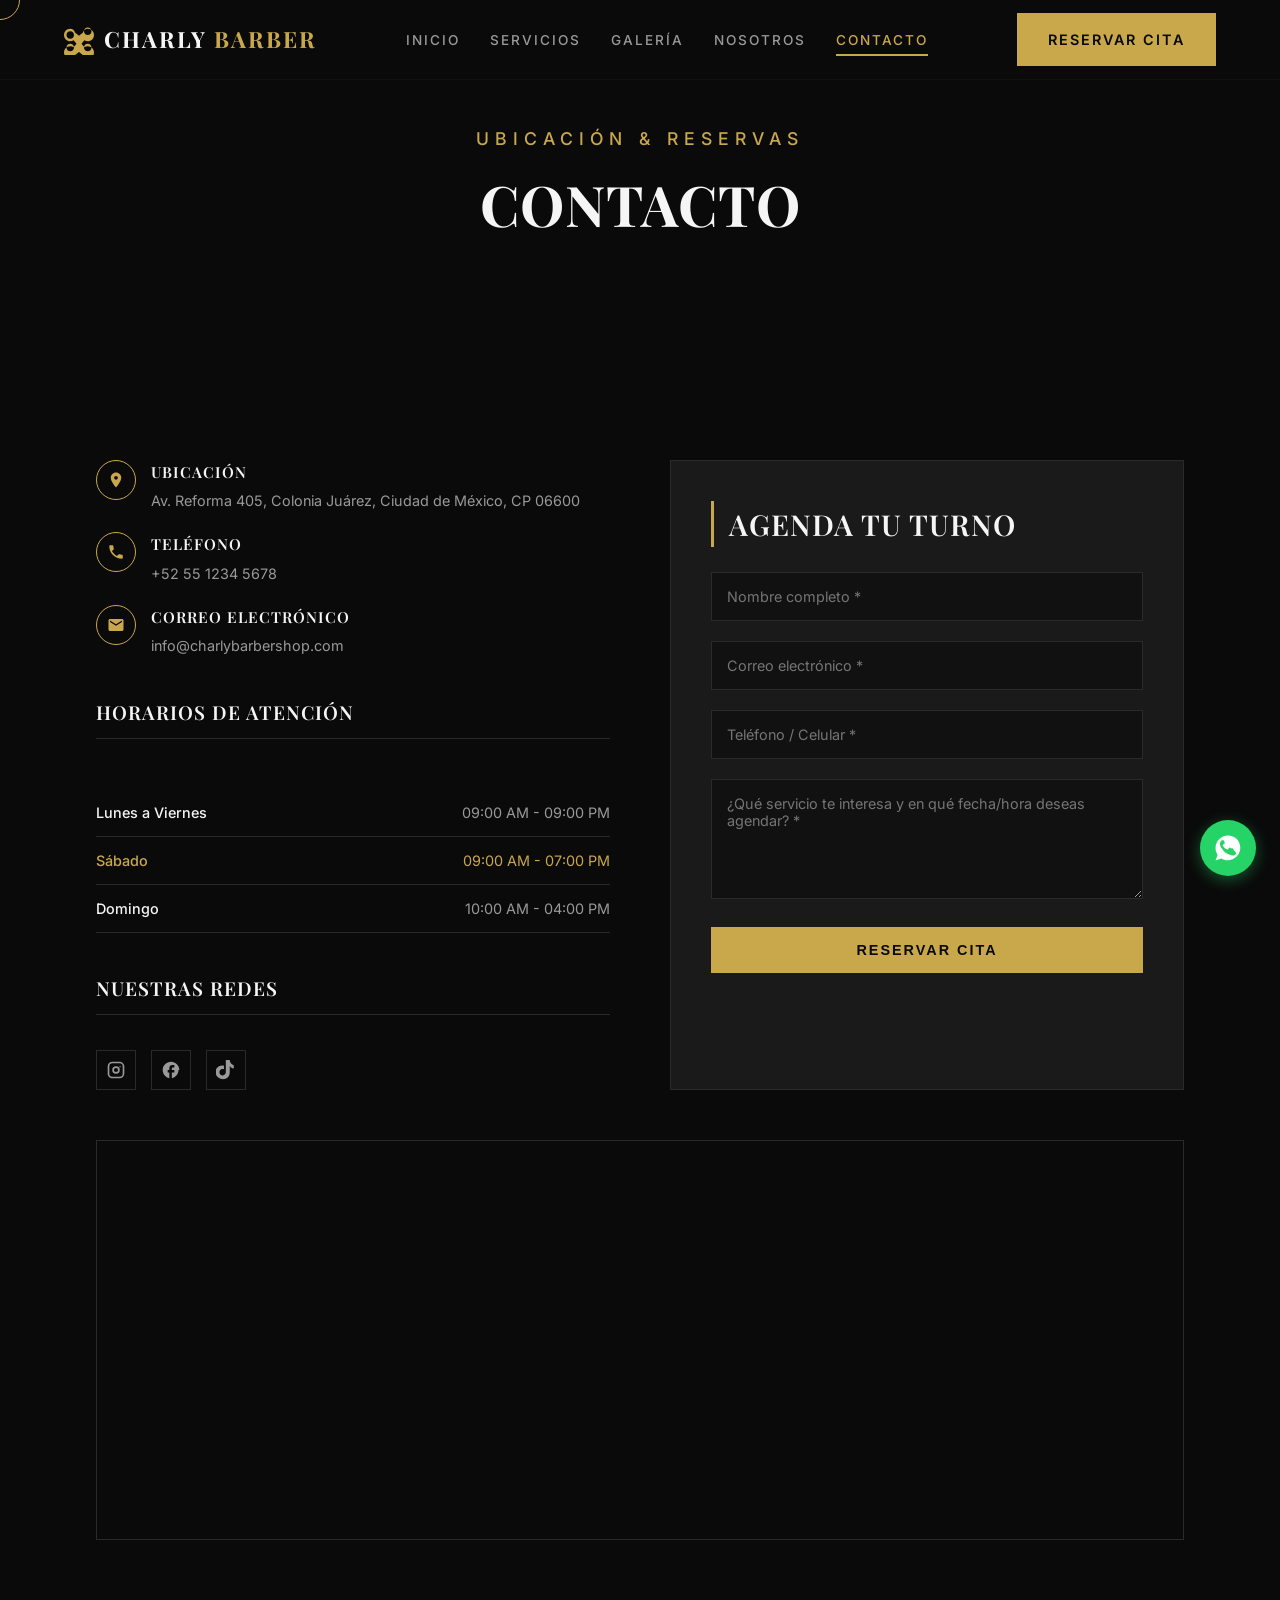
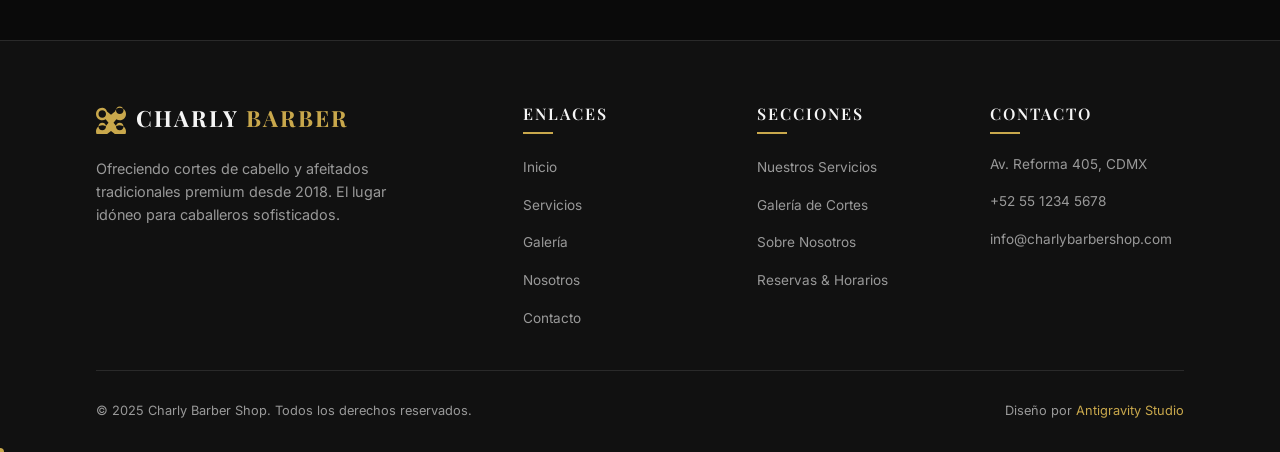
<file: pages/contacto.html>
<!DOCTYPE html>
<html lang="es">
<head>
  <meta charset="UTF-8">
  <meta name="viewport" content="width=device-width, initial-scale=1.0">
  <title>Contacto & Reservas | Charly Barber Shop</title>
  <meta name="description" content="Agenda tu cita en Charly Barber Shop. Consulta nuestros horarios, dirección en CDMX y ponte en contacto con nosotros.">
  
  <!-- FAVICON -->
  <link rel="icon" type="image/png" href="https://images.unsplash.com/photo-1585747860715-2ba37e788b70?auto=format&fit=crop&q=80&w=32">

  <!-- ESTILOS CSS -->
  <link rel="stylesheet" href="../css/style.css">
  <link rel="stylesheet" href="../css/animations.css">
  <link rel="stylesheet" href="../css/responsive.css">
  <style>
    .internal-hero {
      height: 40vh;
      background-image: linear-gradient(rgba(10, 10, 10, 0.7), rgba(10, 10, 10, 0.9)), url('https://images.unsplash.com/photo-1585747860715-2ba37e788b70?auto=format&fit=crop&q=80&w=1920');
      background-size: cover;
      background-position: center;
      display: flex;
      align-items: center;
      justify-content: center;
      text-align: center;
    }
    .large-map {
      height: 400px;
      margin-top: 50px;
    }
  </style>
</head>
<body>

  <!-- BARRA DE PROGRESO -->
  <div class="scroll-progress-container">
    <div class="scroll-progress-bar"></div>
  </div>

  <!-- PRELOADER -->
  <div class="preloader">
    <div class="preloader-logo">
      <svg class="preloader-icon animate-pulse" viewBox="0 0 24 24">
        <path d="M19 3c-1.8 0-3.4 1.2-3.8 2.9l-3.2 2.6-3.2-2.6C8.4 4.2 6.8 3 5 3 2.2 3 0 5.2 0 8s2.2 5 5 5c1 0 1.9-.3 2.7-.8l2.3 2.8-2.3 2.8c-.8-.5-1.7-.8-2.7-.8-2.8 0-5 2.2-5 5s2.2 5 5 5c1.8 0 3.4-1.2 3.8-2.9l3.2-2.6 3.2 2.6c.4 1.7 2 2.9 3.8 2.9 2.8 0 5-2.2 5-5s-2.2-5-5-5c-1 0-1.9.3-2.7.8l-2.3-2.8 2.3-2.8c.8.5 1.7.8 2.7.8 2.8 0 5-2.2 5-5s-2.2-5-5-5zm-14 8c-1.7 0-3-1.3-3-3s1.3-3 3-3 3 1.3 3 3-1.3 3-3 3zm14 10c-1.7 0-3-1.3-3-3s1.3-3 3-3 3 1.3 3 3-1.3 3-3 3zm0-13c-1.7 0-3-1.3-3-3s1.3-3 3-3 3 1.3 3 3-1.3 3-3 3zm-14 13c-1.7 0-3-1.3-3-3s1.3-3 3-3 3 1.3 3 3-1.3 3-3 3z"/>
      </svg>
      <h2 class="preloader-title">Charly <span>Barber</span></h2>
      <div class="preloader-spinner"></div>
    </div>
  </div>

  <!-- NAVBAR -->
  <header class="header-nav">
    <nav class="nav-container">
      <a href="../index.html" class="logo">
        <svg class="logo-icon" viewBox="0 0 24 24">
          <path d="M19 3c-1.8 0-3.4 1.2-3.8 2.9l-3.2 2.6-3.2-2.6C8.4 4.2 6.8 3 5 3 2.2 3 0 5.2 0 8s2.2 5 5 5c1 0 1.9-.3 2.7-.8l2.3 2.8-2.3 2.8c-.8-.5-1.7-.8-2.7-.8-2.8 0-5 2.2-5 5s2.2 5 5 5c1.8 0 3.4-1.2 3.8-2.9l3.2-2.6 3.2 2.6c.4 1.7 2 2.9 3.8 2.9 2.8 0 5-2.2 5-5s-2.2-5-5-5c-1 0-1.9.3-2.7.8l-2.3-2.8 2.3-2.8c.8.5 1.7.8 2.7.8 2.8 0 5-2.2 5-5s-2.2-5-5-5zm-14 8c-1.7 0-3-1.3-3-3s1.3-3 3-3 3 1.3 3 3-1.3 3-3 3zm14 10c-1.7 0-3-1.3-3-3s1.3-3 3-3 3 1.3 3 3-1.3 3-3 3zm0-13c-1.7 0-3-1.3-3-3s1.3-3 3-3 3 1.3 3 3-1.3 3-3 3zm-14 13c-1.7 0-3-1.3-3-3s1.3-3 3-3 3 1.3 3 3-1.3 3-3 3z"/>
        </svg>
        <span class="logo-text">Charly <span>Barber</span></span>
      </a>
      <ul class="nav-menu">
        <li><a href="../index.html" class="nav-link">Inicio</a></li>
        <li><a href="servicios.html" class="nav-link">Servicios</a></li>
        <li><a href="galeria.html" class="nav-link">Galería</a></li>
        <li><a href="nosotros.html" class="nav-link">Nosotros</a></li>
        <li><a href="contacto.html" class="nav-link active">Contacto</a></li>
        <li class="nav-cta-mobile" style="display: none;">
          <a href="contacto.html" class="btn btn-primary">Reservar Cita</a>
        </li>
      </ul>
      <div class="nav-cta">
        <a href="contacto.html" class="btn btn-primary">Reservar Cita</a>
      </div>
      <button class="hamburger">
        <span></span>
        <span></span>
        <span></span>
      </button>
    </nav>
  </header>

  <!-- HERO INTERNO -->
  <section class="internal-hero">
    <div class="hero-content reveal-fade">
      <span class="hero-subtitle" style="color: var(--accent-gold);">Ubicación & Reservas</span>
      <h1 class="hero-title" style="font-size: 3.5rem; margin-bottom: 0;">Contacto</h1>
    </div>
  </section>

  <!-- CONTACTO DETALLADO -->
  <section class="contact-section section-padding">
    <div class="container">
      <div class="contact-layout">
        <!-- Columna Info -->
        <div class="contact-info-column reveal-slide-left">
          <div class="contact-details">
            <div class="contact-detail-item">
              <div class="contact-icon-wrapper">
                <svg class="contact-icon" viewBox="0 0 24 24"><path d="M12 2C8.13 2 5 5.13 5 9c0 5.25 7 13 7 13s7-7.75 7-13c0-3.87-3.13-7-7-7zm0 9.5c-1.38 0-2.5-1.12-2.5-2.5s1.12-2.5 2.5-2.5 2.5 1.12 2.5 2.5-1.12 2.5-2.5 2.5z"/></svg>
              </div>
              <div class="contact-text">
                <h4>Ubicación</h4>
                <p>Av. Reforma 405, Colonia Juárez, Ciudad de México, CP 06600</p>
              </div>
            </div>

            <div class="contact-detail-item">
              <div class="contact-icon-wrapper">
                <svg class="contact-icon" viewBox="0 0 24 24"><path d="M6.62 10.79c1.44 2.83 3.76 5.14 6.59 6.59l2.2-2.2c.27-.27.67-.36 1.02-.24 1.12.37 2.33.57 3.57.57.55 0 1 .45 1 1V20c0 .55-.45 1-1 1-9.39 0-17-7.61-17-17 0-.55.45-1 1-1h3.5c.55 0 1 .45 1 1 0 1.25.2 2.45.57 3.57.11.35.03.74-.25 1.02l-2.2 2.2z"/></svg>
              </div>
              <div class="contact-text">
                <h4>Teléfono</h4>
                <p><a href="tel:+525512345678">+52 55 1234 5678</a></p>
              </div>
            </div>

            <div class="contact-detail-item">
              <div class="contact-icon-wrapper">
                <svg class="contact-icon" viewBox="0 0 24 24"><path d="M20 4H4c-1.1 0-1.99.9-1.99 2L2 18c0 1.1.9 2 2 2h16c1.1 0 2-.9 2-2V6c0-1.1-.9-2-2-2zm0 4l-8 5-8-5V6l8 5 8-5v2z"/></svg>
              </div>
              <div class="contact-text">
                <h4>Correo Electrónico</h4>
                <p><a href="mailto:info@charlybarbershop.com">info@charlybarbershop.com</a></p>
              </div>
            </div>
          </div>

          <!-- Horarios -->
          <div class="contact-details">
            <h3 class="team-title" style="margin-bottom: 15px; font-size: 1.2rem;">Horarios de Atención</h3>
            <table class="hours-table">
              <tbody>
                <tr>
                  <td class="hours-day">Lunes a Viernes</td>
                  <td class="hours-time">09:00 AM - 09:00 PM</td>
                </tr>
                <tr class="highlight">
                  <td class="hours-day">Sábado</td>
                  <td class="hours-time">09:00 AM - 07:00 PM</td>
                </tr>
                <tr>
                  <td class="hours-day">Domingo</td>
                  <td class="hours-time">10:00 AM - 04:00 PM</td>
                </tr>
              </tbody>
            </table>
          </div>

          <!-- Redes -->
          <div class="contact-details">
            <h3 class="team-title" style="margin-bottom: 15px; font-size: 1.2rem;">Nuestras Redes</h3>
            <div class="social-links">
              <a href="https://instagram.com" class="social-icon-wrapper" target="_blank" rel="noopener noreferrer" aria-label="Instagram">
                <svg class="social-icon" viewBox="0 0 24 24"><path d="M7.8 2h8.4C19.4 2 22 4.6 22 7.8v8.4a5.8 5.8 0 0 1-5.8 5.8H7.8C4.6 22 2 19.4 2 16.2V7.8A5.8 5.8 0 0 1 7.8 2zm-.2 2A3.6 3.6 0 0 0 4 7.6v8.8a3.6 3.6 0 0 0 3.6 3.6h8.8a3.6 3.6 0 0 0 3.6-3.6V7.6A3.6 3.6 0 0 0 16.4 4H7.6zm4.4 3.5a4.5 4.5 0 1 1 0 9 4.5 4.5 0 0 1 0-9zm0 2a2.5 2.5 0 1 0 0 5 2.5 2.5 0 0 0 0-5zm4.8-2.3a.8.8 0 1 1 0 1.6.8.8 0 0 1 0-1.6z"/></svg>
              </a>
              <a href="https://facebook.com" class="social-icon-wrapper" target="_blank" rel="noopener noreferrer" aria-label="Facebook">
                <svg class="social-icon" viewBox="0 0 24 24"><path d="M22 12c0-5.52-4.48-10-10-10S2 6.48 2 12c0 4.84 3.44 8.87 8 9.8V15H8v-3h2V9.5C10 7.57 11.57 6 13.5 6H16v3h-2c-.55 0-1 .45-1 1V12h3v3h-3v6.8c4.56-.93 8-4.96 8-9.8z"/></svg>
              </a>
              <a href="https://tiktok.com" class="social-icon-wrapper" target="_blank" rel="noopener noreferrer" aria-label="TikTok">
                <svg class="social-icon" viewBox="0 0 24 24"><path d="M12.525.02c1.31-.02 2.61-.01 3.91-.02.08 1.53.63 3.02 1.59 4.23.85.99 2 1.69 3.29 1.94v3.91c-1.12-.13-2.23-.59-3.18-1.22-.65-.44-1.2-1.01-1.62-1.67V14.5c.02 1.6-.35 3.21-1.12 4.6-1.12 1.99-3.15 3.48-5.41 3.84-2.52.4-5.2-.24-7.23-1.82-2.18-1.67-3.41-4.38-3.26-7.13.13-2.69 1.7-5.18 4.09-6.42 1.83-.97 3.97-1.24 5.97-.73v4.06c-1.11-.31-2.31-.22-3.35.3-.92.48-1.63 1.34-1.92 2.34-.33 1.04-.2 2.18.35 3.12.64 1.04 1.77 1.74 2.97 1.81 1.35.08 2.7-.58 3.45-1.71.55-.78.78-1.76.74-2.72V.02z"/></svg>
              </a>
            </div>
          </div>
        </div>

        <!-- Columna Formulario -->
        <div class="contact-form-wrapper reveal-slide-right">
          <h3 class="contact-form-title">Agenda Tu Turno</h3>
          <form id="contactForm" novalidate>
            <div class="form-group">
              <input type="text" class="form-control" id="name" placeholder="Nombre completo *" required>
            </div>
            <div class="form-group">
              <input type="email" class="form-control" id="email" placeholder="Correo electrónico *" required>
            </div>
            <div class="form-group">
              <input type="tel" class="form-control" id="phone" placeholder="Teléfono / Celular *" required>
            </div>
            <div class="form-group">
              <textarea class="form-control" id="message" placeholder="¿Qué servicio te interesa y en qué fecha/hora deseas agendar? *" required></textarea>
            </div>
            <button type="submit" class="btn btn-primary" style="width: 100%;">Reservar Cita</button>
            <div class="form-feedback" id="formFeedback"></div>
          </form>
        </div>
      </div>

      <!-- Mapa de Google Maps Oscurecido -->
      <div class="map-container large-map reveal-fade">
        <iframe 
          src="https://www.google.com/maps/embed?pb=!1m18!1m12!1m3!1d3762.6289299499877!2d-99.16487162391031!3d19.428468781892183!2m3!1f0!2f0!3f0!3m2!1i1024!2i768!4f13.1!3m3!1m2!1s0x85d1ff35f5555555%3A0x8085f385c5a7abff!2sAv.%20Paseo%20de%20la%20Reforma%2C%20Ciudad%20de%20M%C3%A9xico%2C%20CDMX!5e0!3m2!1ses-419!2smx!4v1700000000000!5m2!1ses-419!2smx" 
          allowfullscreen="" 
          loading="lazy" 
          referrerpolicy="no-referrer-when-downgrade"
          title="Ubicación de Charly Barber Shop en Ciudad de México">
        </iframe>
      </div>
    </div>
  </section>

  <!-- FOOTER -->
  <footer>
    <div class="container">
      <div class="footer-layout">
        <div class="footer-brand">
          <a href="../index.html" class="logo">
            <svg class="logo-icon" viewBox="0 0 24 24">
              <path d="M19 3c-1.8 0-3.4 1.2-3.8 2.9l-3.2 2.6-3.2-2.6C8.4 4.2 6.8 3 5 3 2.2 3 0 5.2 0 8s2.2 5 5 5c1 0 1.9-.3 2.7-.8l2.3 2.8-2.3 2.8c-.8-.5-1.7-.8-2.7-.8-2.8 0-5 2.2-5 5s2.2 5 5 5c1.8 0 3.4-1.2 3.8-2.9l3.2-2.6 3.2 2.6c.4 1.7 2 2.9 3.8 2.9 2.8 0 5-2.2 5-5s-2.2-5-5-5c-1 0-1.9.3-2.7.8l-2.3-2.8 2.3-2.8c.8.5 1.7.8 2.7.8 2.8 0 5-2.2 5-5s-2.2-5-5-5zm-14 8c-1.7 0-3-1.3-3-3s1.3-3 3-3 3 1.3 3 3-1.3 3-3 3zm14 10c-1.7 0-3-1.3-3-3s1.3-3 3-3 3 1.3 3 3-1.3 3-3 3zm0-13c-1.7 0-3-1.3-3-3s1.3-3 3-3 3 1.3 3 3-1.3 3-3 3zm-14 13c-1.7 0-3-1.3-3-3s1.3-3 3-3 3 1.3 3 3-1.3 3-3 3z"/>
            </svg>
            <span class="logo-text">Charly <span>Barber</span></span>
          </a>
          <p>Ofreciendo cortes de cabello y afeitados tradicionales premium desde 2018. El lugar idóneo para caballeros sofisticados.</p>
        </div>
        <div>
          <h4 class="footer-column-title">Enlaces</h4>
          <ul class="footer-menu">
            <li><a href="../index.html" class="footer-menu-link">Inicio</a></li>
            <li><a href="servicios.html" class="footer-menu-link">Servicios</a></li>
            <li><a href="galeria.html" class="footer-menu-link">Galería</a></li>
            <li><a href="nosotros.html" class="footer-menu-link">Nosotros</a></li>
            <li><a href="contacto.html" class="footer-menu-link">Contacto</a></li>
          </ul>
        </div>
        <div>
          <h4 class="footer-column-title">Secciones</h4>
          <ul class="footer-menu">
            <li><a href="servicios.html" class="footer-menu-link">Nuestros Servicios</a></li>
            <li><a href="galeria.html" class="footer-menu-link">Galería de Cortes</a></li>
            <li><a href="nosotros.html" class="footer-menu-link">Sobre Nosotros</a></li>
            <li><a href="contacto.html" class="footer-menu-link">Reservas & Horarios</a></li>
          </ul>
        </div>
        <div>
          <h4 class="footer-column-title">Contacto</h4>
          <ul class="footer-menu">
            <li class="footer-menu-link" style="padding-left: 0; pointer-events: none;">Av. Reforma 405, CDMX</li>
            <li><a href="tel:+525512345678" class="footer-menu-link" style="padding-left: 0;">+52 55 1234 5678</a></li>
            <li><a href="mailto:info@charlybarbershop.com" class="footer-menu-link" style="padding-left: 0;">info@charlybarbershop.com</a></li>
          </ul>
        </div>
      </div>
      <div class="footer-bottom">
        <span class="copyright">© 2025 Charly Barber Shop. Todos los derechos reservados.</span>
        <span class="copyright">Diseño por <a href="#" style="color: var(--accent-gold);">Antigravity Studio</a></span>
      </div>
    </div>
  </footer>

  <!-- WHATSAPP -->
  <div class="whatsapp-btn-wrapper">
    <a href="#" class="whatsapp-link" aria-label="Escríbenos por WhatsApp">
      <svg class="whatsapp-icon" viewBox="0 0 24 24">
        <path d="M12.012 2C6.5 2 2.012 6.5 2.012 12c0 2.046.618 3.948 1.678 5.53L2 22l4.63-1.636c1.517.923 3.298 1.455 5.203 1.455 5.513 0 10.012-4.5 10.012-10S17.525 2 12.012 2zm6.657 14.156c-.273.77-.923 1.403-1.68 1.683-.695.258-1.57.447-4.66-.826-3.23-1.328-5.32-4.606-5.48-4.82-.16-.215-1.3-1.728-1.3-3.3 0-1.57.82-2.344 1.114-2.653.295-.31.645-.386.86-.386.216 0 .432.002.62.01.196.01.46-.074.72.553.272.65.928 2.27.1 2.45-.16.035-.333.08-.49.196-.157.116-.322.243-.46.398-.15.17-.307.35-.13.655.176.3.784 1.293 1.68 2.087.77.683 1.417.893 1.68 1.002.262.11.518.067.712-.14.195-.208.852-1.002.99-1.304.135-.3.27-.247.46-.177.195.07 1.23.58 1.442.686.212.106.353.158.405.247.053.09.053.518-.22.1.288-.77.288-.77.19-.77z"/>
      </svg>
    </a>
    <div class="whatsapp-tooltip">¡Escríbenos ahora!</div>
  </div>

  <script src="../js/main.js"></script>
  <script src="../js/whatsapp.js"></script>
</body>
</html>
</file>
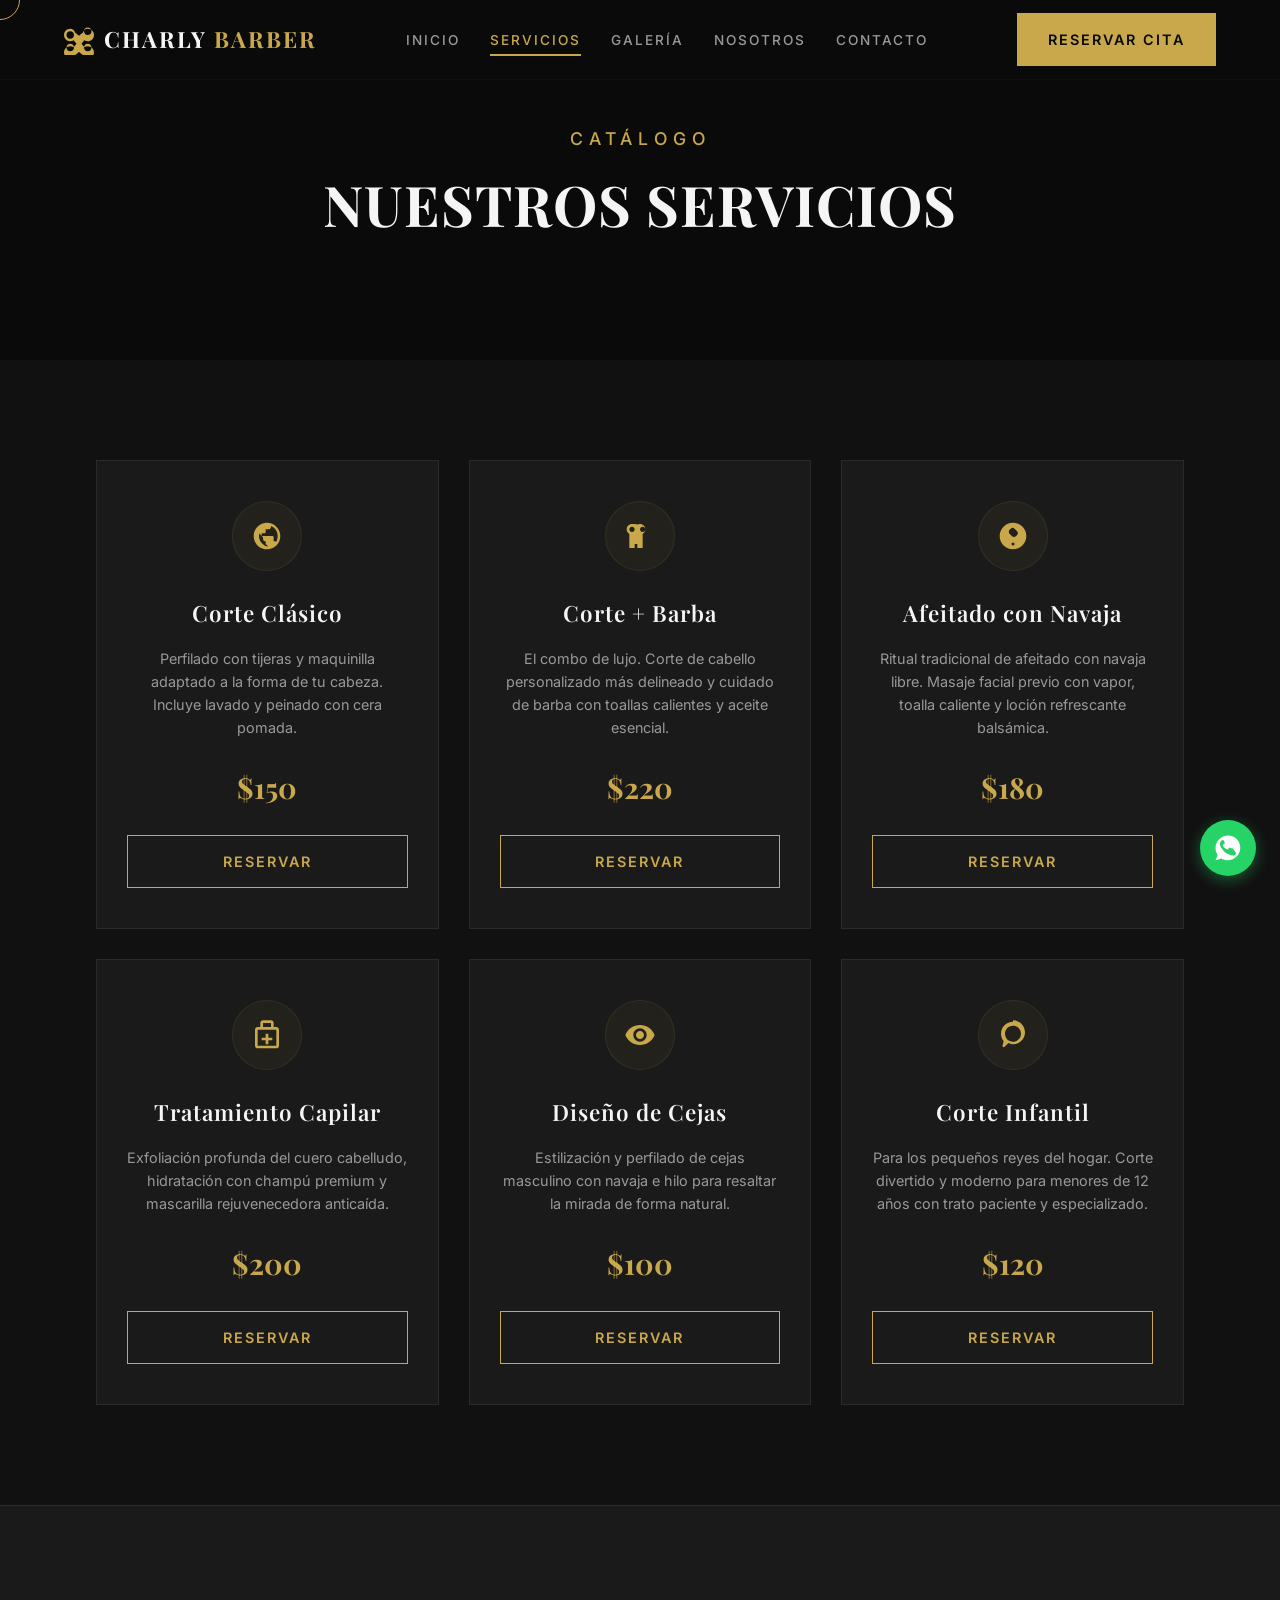
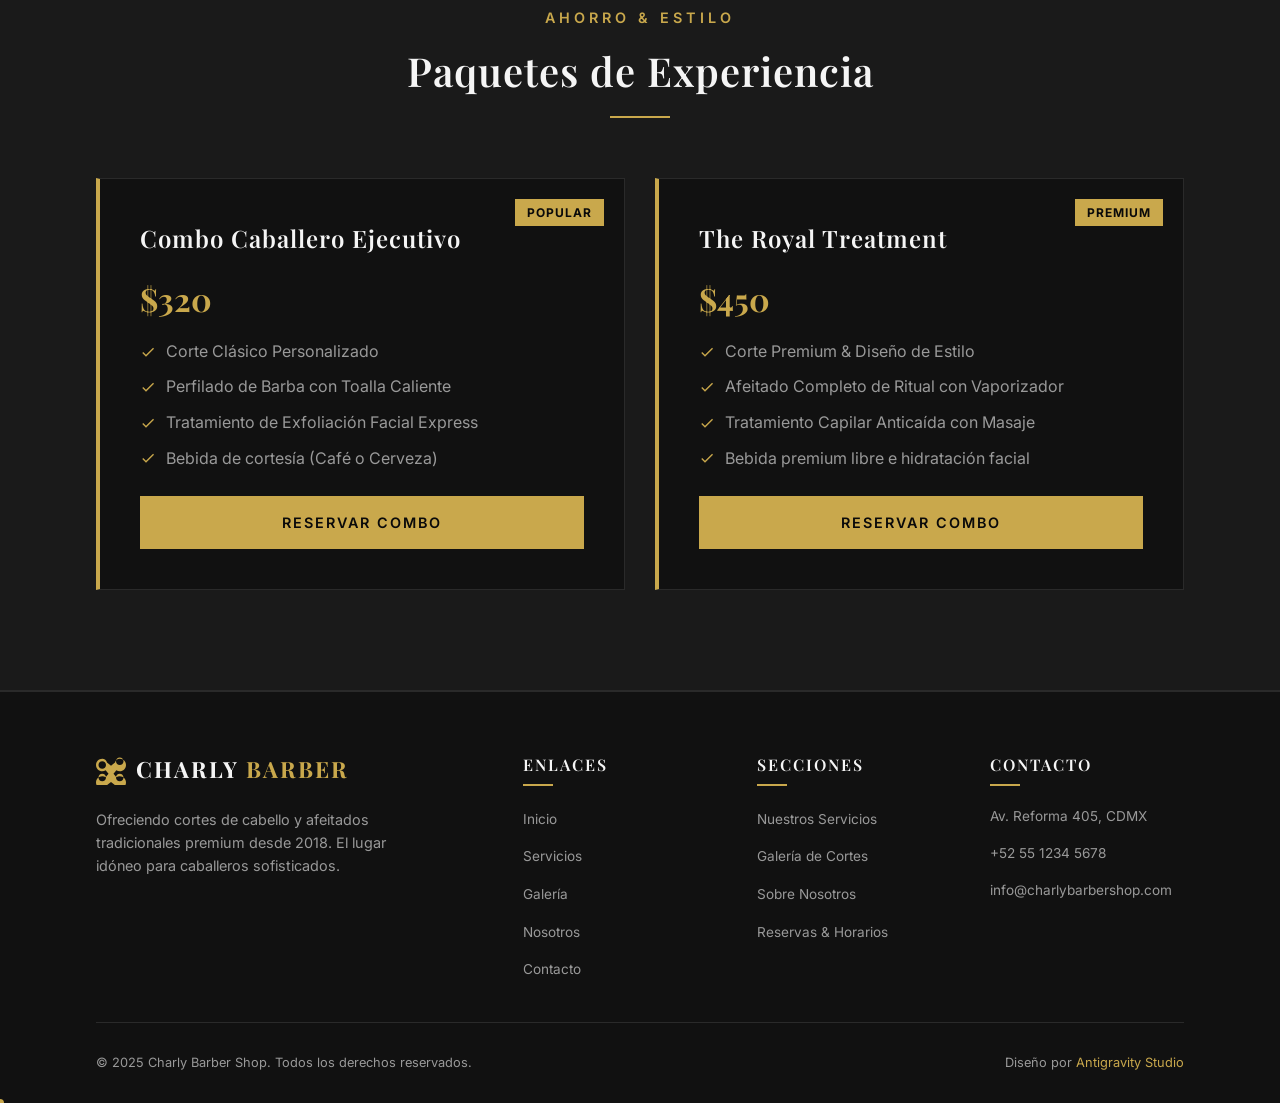
<file: pages/servicios.html>
<!DOCTYPE html>
<html lang="es">
<head>
  <meta charset="UTF-8">
  <meta name="viewport" content="width=device-width, initial-scale=1.0">
  <title>Servicios Premium | Charly Barber Shop</title>
  <meta name="description" content="Detalle de servicios de Charly Barber Shop: cortes clásicos, corte y barba, afeitado a navaja y combos exclusivos. Reserva tu cita.">
  
  <!-- FAVICON -->
  <link rel="icon" type="image/png" href="https://images.unsplash.com/photo-1585747860715-2ba37e788b70?auto=format&fit=crop&q=80&w=32">

  <!-- ESTILOS CSS (Ajustados con ruta relativa) -->
  <link rel="stylesheet" href="../css/style.css">
  <link rel="stylesheet" href="../css/animations.css">
  <link rel="stylesheet" href="../css/responsive.css">
  <style>
    /* Estilos propios para la subpágina */
    .internal-hero {
      height: 40vh;
      background-image: linear-gradient(rgba(10, 10, 10, 0.7), rgba(10, 10, 10, 0.9)), url('https://images.unsplash.com/photo-1621605815971-fbc98d665033?auto=format&fit=crop&q=80&w=1920');
      background-size: cover;
      background-position: center;
      display: flex;
      align-items: center;
      justify-content: center;
      text-align: center;
    }
    .combos-section {
      background-color: var(--bg-card);
      border-top: 1px solid var(--border-color);
      border-bottom: 1px solid var(--border-color);
    }
    .combo-grid {
      display: grid;
      grid-template-columns: repeat(2, 1fr);
      gap: 30px;
      margin-top: 40px;
    }
    .combo-card {
      background-color: var(--bg-secondary);
      border: 1px solid var(--border-color);
      padding: 40px;
      border-left: 4px solid var(--accent-gold);
      position: relative;
    }
    .combo-card:hover {
      border-color: var(--accent-gold);
    }
    .combo-badge {
      position: absolute;
      top: 20px;
      right: 20px;
      background-color: var(--accent-gold);
      color: var(--bg-primary);
      padding: 4px 12px;
      font-size: 0.75rem;
      font-weight: 700;
      text-transform: uppercase;
      letter-spacing: 1px;
    }
    .combo-title {
      font-size: 1.5rem;
      margin-bottom: 15px;
    }
    .combo-price {
      font-family: var(--font-title);
      font-size: 2rem;
      color: var(--accent-gold);
      font-weight: 700;
      margin-bottom: 15px;
      display: block;
    }
    .combo-list {
      list-style: none;
      margin-bottom: 25px;
      color: var(--text-secondary);
    }
    .combo-list li {
      margin-bottom: 10px;
      display: flex;
      align-items: center;
      gap: 10px;
    }
    .combo-list svg {
      width: 16px;
      height: 16px;
      fill: var(--accent-gold);
      flex-shrink: 0;
    }
    @media screen and (max-width: 768px) {
      .combo-grid {
        grid-template-columns: 1fr;
      }
    }
  </style>
</head>
<body>

  <!-- BARRA DE PROGRESO -->
  <div class="scroll-progress-container">
    <div class="scroll-progress-bar"></div>
  </div>

  <!-- PRELOADER -->
  <div class="preloader">
    <div class="preloader-logo">
      <svg class="preloader-icon animate-pulse" viewBox="0 0 24 24">
        <path d="M19 3c-1.8 0-3.4 1.2-3.8 2.9l-3.2 2.6-3.2-2.6C8.4 4.2 6.8 3 5 3 2.2 3 0 5.2 0 8s2.2 5 5 5c1 0 1.9-.3 2.7-.8l2.3 2.8-2.3 2.8c-.8-.5-1.7-.8-2.7-.8-2.8 0-5 2.2-5 5s2.2 5 5 5c1.8 0 3.4-1.2 3.8-2.9l3.2-2.6 3.2 2.6c.4 1.7 2 2.9 3.8 2.9 2.8 0 5-2.2 5-5s-2.2-5-5-5c-1 0-1.9.3-2.7.8l-2.3-2.8 2.3-2.8c.8.5 1.7.8 2.7.8 2.8 0 5-2.2 5-5s-2.2-5-5-5zm-14 8c-1.7 0-3-1.3-3-3s1.3-3 3-3 3 1.3 3 3-1.3 3-3 3zm14 10c-1.7 0-3-1.3-3-3s1.3-3 3-3 3 1.3 3 3-1.3 3-3 3zm0-13c-1.7 0-3-1.3-3-3s1.3-3 3-3 3 1.3 3 3-1.3 3-3 3zm-14 13c-1.7 0-3-1.3-3-3s1.3-3 3-3 3 1.3 3 3-1.3 3-3 3z"/>
      </svg>
      <h2 class="preloader-title">Charly <span>Barber</span></h2>
      <div class="preloader-spinner"></div>
    </div>
  </div>

  <!-- NAVBAR -->
  <header class="header-nav">
    <nav class="nav-container">
      <a href="../index.html" class="logo">
        <svg class="logo-icon" viewBox="0 0 24 24">
          <path d="M19 3c-1.8 0-3.4 1.2-3.8 2.9l-3.2 2.6-3.2-2.6C8.4 4.2 6.8 3 5 3 2.2 3 0 5.2 0 8s2.2 5 5 5c1 0 1.9-.3 2.7-.8l2.3 2.8-2.3 2.8c-.8-.5-1.7-.8-2.7-.8-2.8 0-5 2.2-5 5s2.2 5 5 5c1.8 0 3.4-1.2 3.8-2.9l3.2-2.6 3.2 2.6c.4 1.7 2 2.9 3.8 2.9 2.8 0 5-2.2 5-5s-2.2-5-5-5c-1 0-1.9.3-2.7.8l-2.3-2.8 2.3-2.8c.8.5 1.7.8 2.7.8 2.8 0 5-2.2 5-5s-2.2-5-5-5zm-14 8c-1.7 0-3-1.3-3-3s1.3-3 3-3 3 1.3 3 3-1.3 3-3 3zm14 10c-1.7 0-3-1.3-3-3s1.3-3 3-3 3 1.3 3 3-1.3 3-3 3zm0-13c-1.7 0-3-1.3-3-3s1.3-3 3-3 3 1.3 3 3-1.3 3-3 3zm-14 13c-1.7 0-3-1.3-3-3s1.3-3 3-3 3 1.3 3 3-1.3 3-3 3z"/>
        </svg>
        <span class="logo-text">Charly <span>Barber</span></span>
      </a>
      <ul class="nav-menu">
        <li><a href="../index.html" class="nav-link">Inicio</a></li>
        <li><a href="servicios.html" class="nav-link active">Servicios</a></li>
        <li><a href="galeria.html" class="nav-link">Galería</a></li>
        <li><a href="nosotros.html" class="nav-link">Nosotros</a></li>
        <li><a href="contacto.html" class="nav-link">Contacto</a></li>
        <li class="nav-cta-mobile" style="display: none;">
          <a href="contacto.html" class="btn btn-primary">Reservar Cita</a>
        </li>
      </ul>
      <div class="nav-cta">
        <a href="contacto.html" class="btn btn-primary">Reservar Cita</a>
      </div>
      <button class="hamburger">
        <span></span>
        <span></span>
        <span></span>
      </button>
    </nav>
  </header>

  <!-- HERO INTERNO -->
  <section class="internal-hero">
    <div class="hero-content reveal-fade">
      <span class="hero-subtitle" style="color: var(--accent-gold);">Catálogo</span>
      <h1 class="hero-title" style="font-size: 3.5rem; margin-bottom: 0;">Nuestros Servicios</h1>
    </div>
  </section>

  <!-- LISTADO DETALLADO -->
  <section class="services-section section-padding">
    <div class="container">
      <div class="services-grid">
        <article class="service-card reveal-slide-up">
          <div class="service-icon-wrapper">
            <svg class="service-icon" viewBox="0 0 24 24"><path d="M12 2C6.48 2 2 6.48 2 12s4.48 10 10 10 10-4.48 10-10S17.52 2 12 2zm1 17.93c-3.95-.49-7-3.85-7-7.93 0-.62.08-1.21.21-1.79L9 13v1c0 1.1.9 2 2 2v1.93zm6.9-2.54c-.26-.81-1-1.39-1.9-1.39h-1v-3c0-.55-.45-1-1-1H8v-2h2c.55 0 1-.45 1-1V7h2c1.1 0 2-.9 2-2v-.41c2.93 1.19 5 4.06 5 7.41 0 1.84-.52 3.55-1.4 5.01z"/></svg>
          </div>
          <h3 class="service-name">Corte Clásico</h3>
          <p class="service-desc">Perfilado con tijeras y maquinilla adaptado a la forma de tu cabeza. Incluye lavado y peinado con cera pomada.</p>
          <span class="service-price">$150</span>
          <a href="contacto.html" class="btn btn-gold-outline service-btn">Reservar</a>
        </article>

        <article class="service-card reveal-slide-up delay-100">
          <div class="service-icon-wrapper">
            <svg class="service-icon" viewBox="0 0 24 24"><path d="M6 3C3.79 3 2 4.79 2 7c0 1.48.81 2.76 2 3.44V21h4v-3h2v3h4V10.44c1.19-.68 2-1.96 2-3.44 0-2.21-1.79-4-4-4-1.8 0-3.4 1.2-3.8 2.9L12 8.36 11.8 5.9C11.4 4.2 9.8 3 8 3zm0 2c1.1 0 2 .9 2 2s-.9 2-2 2-2-.9-2-2 .9-2 2-2zm8 0c1.1 0 2 .9 2 2s-.9 2-2 2-2-.9-2-2 .9-2 2-2z"/></svg>
          </div>
          <h3 class="service-name">Corte + Barba</h3>
          <p class="service-desc">El combo de lujo. Corte de cabello personalizado más delineado y cuidado de barba con toallas calientes y aceite esencial.</p>
          <span class="service-price">$220</span>
          <a href="contacto.html" class="btn btn-gold-outline service-btn">Reservar</a>
        </article>

        <article class="service-card reveal-slide-up delay-200">
          <div class="service-icon-wrapper">
            <svg class="service-icon" viewBox="0 0 24 24"><path d="M12 2C6.48 2 2 6.48 2 12s4.48 10 10 10 10-4.48 10-10S17.52 2 12 2zm1 17h-2v-2h2v2zm2.07-7.75l-.9.9c-.79.79-2.07.79-2.86 0L9.4 10.24c-.79-.79-.79-2.07 0-2.86l.9-.9c.79-.79 2.07-.79 2.86 0l1.91 1.91c.78.79.78 2.07 0 2.86z"/></svg>
          </div>
          <h3 class="service-name">Afeitado con Navaja</h3>
          <p class="service-desc">Ritual tradicional de afeitado con navaja libre. Masaje facial previo con vapor, toalla caliente y loción refrescante balsámica.</p>
          <span class="service-price">$180</span>
          <a href="contacto.html" class="btn btn-gold-outline service-btn">Reservar</a>
        </article>

        <article class="service-card reveal-slide-up">
          <div class="service-icon-wrapper">
            <svg class="service-icon" viewBox="0 0 24 24"><path d="M19 6h-2V3c0-1.1-.9-2-2-2H9c-1.1 0-2 .9-2 2v3H5c-1.1 0-2 .9-2 2v12c0 1.1.9 2 2 2h14c1.1 0 2-.9 2-2V8c0-1.1-.9-2-2-2zM9 3h6v3H9V3zm10 17H5V8h14v12zm-8-9h2v3h3v2h-3v3h-2v-3H8v-2h3v-3z"/></svg>
          </div>
          <h3 class="service-name">Tratamiento Capilar</h3>
          <p class="service-desc">Exfoliación profunda del cuero cabelludo, hidratación con champú premium y mascarilla rejuvenecedora anticaída.</p>
          <span class="service-price">$200</span>
          <a href="contacto.html" class="btn btn-gold-outline service-btn">Reservar</a>
        </article>

        <article class="service-card reveal-slide-up delay-100">
          <div class="service-icon-wrapper">
            <svg class="service-icon" viewBox="0 0 24 24"><path d="M12 4.5C7 4.5 2.73 7.61 1 12c1.73 4.39 6 7.5 11 7.5s9.27-3.11 11-7.5c-1.73-4.39-6-7.5-11-7.5zM12 17c-2.76 0-5-2.24-5-5s2.24-5 5-5 5 2.24 5 5-2.24 5-5 5zm0-8c-1.66 0-3 1.34-3 3s1.34 3 3 3 3-1.34 3-3-1.34-3-3-3z"/></svg>
          </div>
          <h3 class="service-name">Diseño de Cejas</h3>
          <p class="service-desc">Estilización y perfilado de cejas masculino con navaja e hilo para resaltar la mirada de forma natural.</p>
          <span class="service-price">$100</span>
          <a href="contacto.html" class="btn btn-gold-outline service-btn">Reservar</a>
        </article>

        <article class="service-card reveal-slide-up delay-200">
          <div class="service-icon-wrapper">
            <svg class="service-icon" viewBox="0 0 24 24"><path d="M12 2c-4.97 0-9 4.03-9 9 0 2.12.74 4.07 1.97 5.61L4.35 19.4c-.39.39-.39 1.02 0 1.41.39.39 1.02.39 1.41 0l2.79-2.79C10.09 18.66 11.02 19 12 19c4.97 0 9-4.03 9-9s-4.03-9-9-9zm0 15c-3.31 0-6-2.69-6-6s2.69-6 6-6 6 2.69 6 6-2.69 6-6 6z"/></svg>
          </div>
          <h3 class="service-name">Corte Infantil</h3>
          <p class="service-desc">Para los pequeños reyes del hogar. Corte divertido y moderno para menores de 12 años con trato paciente y especializado.</p>
          <span class="service-price">$120</span>
          <a href="contacto.html" class="btn btn-gold-outline service-btn">Reservar</a>
        </article>
      </div>
    </div>
  </section>

  <!-- NUEVA SECCIÓN DE COMBOS EXCLUSIVOS -->
  <section class="combos-section section-padding">
    <div class="container">
      <div class="section-header reveal-fade">
        <span class="section-subtitle">Ahorro & Estilo</span>
        <h2 class="section-title">Paquetes de Experiencia</h2>
      </div>

      <div class="combo-grid">
        <!-- Combo 1 -->
        <article class="combo-card reveal-slide-left">
          <span class="combo-badge">Popular</span>
          <h3 class="combo-title">Combo Caballero Ejecutivo</h3>
          <span class="combo-price">$320</span>
          <ul class="combo-list">
            <li>
              <svg viewBox="0 0 24 24"><path d="M9 16.17L4.83 12l-1.42 1.41L9 19 21 7l-1.41-1.41z"/></svg>
              Corte Clásico Personalizado
            </li>
            <li>
              <svg viewBox="0 0 24 24"><path d="M9 16.17L4.83 12l-1.42 1.41L9 19 21 7l-1.41-1.41z"/></svg>
              Perfilado de Barba con Toalla Caliente
            </li>
            <li>
              <svg viewBox="0 0 24 24"><path d="M9 16.17L4.83 12l-1.42 1.41L9 19 21 7l-1.41-1.41z"/></svg>
              Tratamiento de Exfoliación Facial Express
            </li>
            <li>
              <svg viewBox="0 0 24 24"><path d="M9 16.17L4.83 12l-1.42 1.41L9 19 21 7l-1.41-1.41z"/></svg>
              Bebida de cortesía (Café o Cerveza)
            </li>
          </ul>
          <a href="contacto.html" class="btn btn-primary" style="width: 100%;">Reservar Combo</a>
        </article>

        <!-- Combo 2 -->
        <article class="combo-card reveal-slide-right">
          <span class="combo-badge">Premium</span>
          <h3 class="combo-title">The Royal Treatment</h3>
          <span class="combo-price">$450</span>
          <ul class="combo-list">
            <li>
              <svg viewBox="0 0 24 24"><path d="M9 16.17L4.83 12l-1.42 1.41L9 19 21 7l-1.41-1.41z"/></svg>
              Corte Premium & Diseño de Estilo
            </li>
            <li>
              <svg viewBox="0 0 24 24"><path d="M9 16.17L4.83 12l-1.42 1.41L9 19 21 7l-1.41-1.41z"/></svg>
              Afeitado Completo de Ritual con Vaporizador
            </li>
            <li>
              <svg viewBox="0 0 24 24"><path d="M9 16.17L4.83 12l-1.42 1.41L9 19 21 7l-1.41-1.41z"/></svg>
              Tratamiento Capilar Anticaída con Masaje
            </li>
            <li>
              <svg viewBox="0 0 24 24"><path d="M9 16.17L4.83 12l-1.42 1.41L9 19 21 7l-1.41-1.41z"/></svg>
              Bebida premium libre e hidratación facial
            </li>
          </ul>
          <a href="contacto.html" class="btn btn-primary" style="width: 100%;">Reservar Combo</a>
        </article>
      </div>
    </div>
  </section>

  <!-- FOOTER -->
  <footer>
    <div class="container">
      <div class="footer-layout">
        <div class="footer-brand">
          <a href="../index.html" class="logo">
            <svg class="logo-icon" viewBox="0 0 24 24">
              <path d="M19 3c-1.8 0-3.4 1.2-3.8 2.9l-3.2 2.6-3.2-2.6C8.4 4.2 6.8 3 5 3 2.2 3 0 5.2 0 8s2.2 5 5 5c1 0 1.9-.3 2.7-.8l2.3 2.8-2.3 2.8c-.8-.5-1.7-.8-2.7-.8-2.8 0-5 2.2-5 5s2.2 5 5 5c1.8 0 3.4-1.2 3.8-2.9l3.2-2.6 3.2 2.6c.4 1.7 2 2.9 3.8 2.9 2.8 0 5-2.2 5-5s-2.2-5-5-5c-1 0-1.9.3-2.7.8l-2.3-2.8 2.3-2.8c.8.5 1.7.8 2.7.8 2.8 0 5-2.2 5-5s-2.2-5-5-5zm-14 8c-1.7 0-3-1.3-3-3s1.3-3 3-3 3 1.3 3 3-1.3 3-3 3zm14 10c-1.7 0-3-1.3-3-3s1.3-3 3-3 3 1.3 3 3-1.3 3-3 3zm0-13c-1.7 0-3-1.3-3-3s1.3-3 3-3 3 1.3 3 3-1.3 3-3 3zm-14 13c-1.7 0-3-1.3-3-3s1.3-3 3-3 3 1.3 3 3-1.3 3-3 3z"/>
            </svg>
            <span class="logo-text">Charly <span>Barber</span></span>
          </a>
          <p>Ofreciendo cortes de cabello y afeitados tradicionales premium desde 2018. El lugar idóneo para caballeros sofisticados.</p>
        </div>
        <div>
          <h4 class="footer-column-title">Enlaces</h4>
          <ul class="footer-menu">
            <li><a href="../index.html" class="footer-menu-link">Inicio</a></li>
            <li><a href="servicios.html" class="footer-menu-link">Servicios</a></li>
            <li><a href="galeria.html" class="footer-menu-link">Galería</a></li>
            <li><a href="nosotros.html" class="footer-menu-link">Nosotros</a></li>
            <li><a href="contacto.html" class="footer-menu-link">Contacto</a></li>
          </ul>
        </div>
        <div>
          <h4 class="footer-column-title">Secciones</h4>
          <ul class="footer-menu">
            <li><a href="servicios.html" class="footer-menu-link">Nuestros Servicios</a></li>
            <li><a href="galeria.html" class="footer-menu-link">Galería de Cortes</a></li>
            <li><a href="nosotros.html" class="footer-menu-link">Sobre Nosotros</a></li>
            <li><a href="contacto.html" class="footer-menu-link">Reservas & Horarios</a></li>
          </ul>
        </div>
        <div>
          <h4 class="footer-column-title">Contacto</h4>
          <ul class="footer-menu">
            <li class="footer-menu-link" style="padding-left: 0; pointer-events: none;">Av. Reforma 405, CDMX</li>
            <li><a href="tel:+525512345678" class="footer-menu-link" style="padding-left: 0;">+52 55 1234 5678</a></li>
            <li><a href="mailto:info@charlybarbershop.com" class="footer-menu-link" style="padding-left: 0;">info@charlybarbershop.com</a></li>
          </ul>
        </div>
      </div>
      <div class="footer-bottom">
        <span class="copyright">© 2025 Charly Barber Shop. Todos los derechos reservados.</span>
        <span class="copyright">Diseño por <a href="#" style="color: var(--accent-gold);">Antigravity Studio</a></span>
      </div>
    </div>
  </footer>

  <!-- WHATSAPP -->
  <div class="whatsapp-btn-wrapper">
    <a href="#" class="whatsapp-link" aria-label="Escríbenos por WhatsApp">
      <svg class="whatsapp-icon" viewBox="0 0 24 24">
        <path d="M12.012 2C6.5 2 2.012 6.5 2.012 12c0 2.046.618 3.948 1.678 5.53L2 22l4.63-1.636c1.517.923 3.298 1.455 5.203 1.455 5.513 0 10.012-4.5 10.012-10S17.525 2 12.012 2zm6.657 14.156c-.273.77-.923 1.403-1.68 1.683-.695.258-1.57.447-4.66-.826-3.23-1.328-5.32-4.606-5.48-4.82-.16-.215-1.3-1.728-1.3-3.3 0-1.57.82-2.344 1.114-2.653.295-.31.645-.386.86-.386.216 0 .432.002.62.01.196.01.46-.074.72.553.272.65.928 2.27.1 2.45-.16.035-.333.08-.49.196-.157.116-.322.243-.46.398-.15.17-.307.35-.13.655.176.3.784 1.293 1.68 2.087.77.683 1.417.893 1.68 1.002.262.11.518.067.712-.14.195-.208.852-1.002.99-1.304.135-.3.27-.247.46-.177.195.07 1.23.58 1.442.686.212.106.353.158.405.247.053.09.053.518-.22.1.288-.77.288-.77.19-.77z"/>
      </svg>
    </a>
    <div class="whatsapp-tooltip">¡Escríbenos ahora!</div>
  </div>

  <script src="../js/main.js"></script>
  <script src="../js/whatsapp.js"></script>
</body>
</html>
</file>
<file: css/style.css>
/* ==========================================================================
   CHARLY BARBER SHOP - ESTILOS GLOBALES
   ========================================================================== */

/* IMPORTACIÓN DE FUENTES DESDE GOOGLE FONTS */
@import url('https://fonts.googleapis.com/css2?family=Inter:wght@300;400;500;600;700&family=Playfair+Display:ital,wght@0,400;0,600;0,700;1,400&display=swap');

/* VARIABLES CSS (DISEÑO OSCURO & DETALLES DORADOS) */
:root {
  --bg-primary: #0A0A0A;
  --bg-secondary: #111111;
  --bg-card: #1A1A1A;
  --accent-gold: #C9A84C;
  --accent-gold-hover: #E0BF70;
  --text-primary: #F5F5F5;
  --text-secondary: #999999;
  --border-color: #2A2A2A;
  --font-title: 'Playfair Display', serif;
  --font-body: 'Inter', sans-serif;
  --transition-smooth: all 0.3s cubic-bezier(0.25, 0.8, 0.25, 1);
  --header-height: 80px;
}

/* RESET GENERAL Y ESTILOS BASE */
*, *::before, *::after {
  box-sizing: border-box;
  margin: 0;
  padding: 0;
}

html {
  scroll-behavior: smooth;
  font-size: 16px;
  background-color: var(--bg-primary);
  color: var(--text-primary);
  font-family: var(--font-body);
  overflow-x: hidden;
}

body {
  background-color: var(--bg-primary);
  line-height: 1.6;
  -webkit-font-smoothing: antialiased;
}

/* CURSOR PERSONALIZADO (PREMIUM) */
.custom-cursor-dot {
  width: 8px;
  height: 8px;
  background-color: var(--accent-gold);
  position: fixed;
  transform: translate(-50%, -50%);
  border-radius: 50%;
  pointer-events: none;
  z-index: 10000;
  transition: width 0.2s, height 0.2s, background-color 0.2s;
}

.custom-cursor-outline {
  width: 40px;
  height: 40px;
  border: 1px solid var(--accent-gold);
  position: fixed;
  transform: translate(-50%, -50%);
  border-radius: 50%;
  pointer-events: none;
  z-index: 9999;
  transition: width 0.3s ease, height 0.3s ease, border-color 0.3s ease, transform 0.08s ease-out;
}

/* Ocultar cursor real si está activo el personalizado (se habilita por JS en desktops) */
body.custom-cursor-active {
  cursor: none;
}
body.custom-cursor-active a,
body.custom-cursor-active button,
body.custom-cursor-active .btn,
body.custom-cursor-active select,
body.custom-cursor-active input,
body.custom-cursor-active textarea,
body.custom-cursor-active .clickable {
  cursor: none;
}

/* Hover de cursor sobre elementos interactivos */
.cursor-hover-active .custom-cursor-dot {
  width: 4px;
  height: 4px;
  background-color: var(--accent-gold-hover);
}
.cursor-hover-active .custom-cursor-outline {
  width: 50px;
  height: 50px;
  border-color: var(--accent-gold-hover);
  background-color: rgba(201, 168, 76, 0.05);
}

/* BARRA DE PROGRESO DE SCROLL */
.scroll-progress-container {
  position: fixed;
  top: 0;
  left: 0;
  width: 100%;
  height: 4px;
  z-index: 1001;
  background-color: transparent;
}

.scroll-progress-bar {
  height: 100%;
  background: linear-gradient(to right, var(--accent-gold), var(--accent-gold-hover));
  width: 0%;
  transition: width 0.1s ease-out;
}

/* PRELOADER ELEGANTE */
.preloader {
  position: fixed;
  top: 0;
  left: 0;
  width: 100%;
  height: 100%;
  background-color: var(--bg-primary);
  display: flex;
  flex-direction: column;
  justify-content: center;
  align-items: center;
  z-index: 99999;
  transition: opacity 0.6s ease, visibility 0.6s;
}

.preloader.hidden {
  opacity: 0;
  visibility: hidden;
}

.preloader-logo {
  display: flex;
  flex-direction: column;
  align-items: center;
  gap: 15px;
}

.preloader-icon {
  width: 60px;
  height: 60px;
  fill: var(--accent-gold);
}

.preloader-title {
  font-family: var(--font-title);
  font-size: 2.2rem;
  letter-spacing: 4px;
  color: var(--text-primary);
  font-weight: 600;
  text-transform: uppercase;
}

.preloader-title span {
  color: var(--accent-gold);
}

.preloader-spinner {
  width: 40px;
  height: 2px;
  background-color: var(--border-color);
  margin-top: 20px;
  position: relative;
  overflow: hidden;
}

.preloader-spinner::after {
  content: '';
  position: absolute;
  top: 0;
  left: -100%;
  width: 100%;
  height: 100%;
  background-color: var(--accent-gold);
  animation: loading-bar 1.5s infinite linear;
}

/* CONTENEDORES Y TIPOGRAFÍAS */
h1, h2, h3, h4, h5, h6 {
  font-family: var(--font-title);
  font-weight: 600;
  letter-spacing: 1px;
}

a {
  color: inherit;
  text-decoration: none;
  transition: var(--transition-smooth);
}

img {
  max-width: 100%;
  height: auto;
  display: block;
}

.section-padding {
  padding: 100px 0;
}

.container {
  width: 90%;
  max-width: 1200px;
  margin: 0 auto;
}

/* TEXTOS DECORATIVOS Y ENCABEZADOS DE SECCIÓN */
.section-header {
  text-align: center;
  margin-bottom: 60px;
  position: relative;
}

.section-subtitle {
  font-size: 0.9rem;
  color: var(--accent-gold);
  text-transform: uppercase;
  letter-spacing: 4px;
  font-weight: 600;
  margin-bottom: 10px;
  display: block;
}

.section-title {
  font-size: 2.5rem;
  color: var(--text-primary);
  position: relative;
  display: inline-block;
  padding-bottom: 15px;
}

.section-title::after {
  content: '';
  position: absolute;
  bottom: 0;
  left: 50%;
  transform: translateX(-50%);
  width: 60px;
  height: 2px;
  background-color: var(--accent-gold);
}

/* BOTONES PREMIUM */
.btn {
  display: inline-flex;
  align-items: center;
  justify-content: center;
  padding: 14px 30px;
  font-size: 0.9rem;
  font-weight: 600;
  text-transform: uppercase;
  letter-spacing: 2px;
  border-radius: 0;
  transition: var(--transition-smooth);
  position: relative;
  overflow: hidden;
  cursor: pointer;
}

.btn-primary {
  background-color: var(--accent-gold);
  color: var(--bg-primary);
  border: 1px solid var(--accent-gold);
}

.btn-primary:hover {
  background-color: var(--accent-gold-hover);
  border-color: var(--accent-gold-hover);
  color: var(--bg-primary);
  transform: translateY(-2px);
  box-shadow: 0 5px 15px rgba(201, 168, 76, 0.2);
}

.btn-secondary {
  background-color: transparent;
  color: var(--text-primary);
  border: 1px solid var(--text-primary);
}

.btn-secondary:hover {
  background-color: var(--text-primary);
  color: var(--bg-primary);
  transform: translateY(-2px);
}

.btn-gold-outline {
  background-color: transparent;
  color: var(--accent-gold);
  border: 1px solid var(--accent-gold);
}

.btn-gold-outline:hover {
  background-color: var(--accent-gold);
  color: var(--bg-primary);
  transform: translateY(-2px);
  box-shadow: 0 5px 15px rgba(201, 168, 76, 0.2);
}

/* NAVBAR FIJA */
.header-nav {
  position: fixed;
  top: 0;
  left: 0;
  width: 100%;
  height: var(--header-height);
  z-index: 1000;
  transition: var(--transition-smooth);
  border-bottom: 1px solid rgba(255, 255, 255, 0.03);
}

.header-nav.scroll-scrolled {
  height: 70px;
  background-color: rgba(10, 10, 10, 0.85);
  backdrop-filter: blur(12px);
  -webkit-backdrop-filter: blur(12px);
  border-bottom: 1px solid var(--border-color);
}

.nav-container {
  width: 90%;
  max-width: 1200px;
  height: 100%;
  margin: 0 auto;
  display: flex;
  justify-content: space-between;
  align-items: center;
}

.logo {
  display: flex;
  align-items: center;
  gap: 10px;
}

.logo-icon {
  width: 30px;
  height: 30px;
  fill: var(--accent-gold);
  transition: var(--transition-smooth);
}

.logo:hover .logo-icon {
  transform: rotate(-15px) scale(1.1); /* Animación interactiva en hover */
}

.logo-text {
  font-family: var(--font-title);
  font-size: 1.4rem;
  font-weight: 700;
  text-transform: uppercase;
  letter-spacing: 2px;
  color: var(--text-primary);
}

.logo-text span {
  color: var(--accent-gold);
}

.nav-menu {
  display: flex;
  list-style: none;
  gap: 30px;
  align-items: center;
}

.nav-link {
  font-size: 0.85rem;
  font-weight: 500;
  text-transform: uppercase;
  letter-spacing: 2px;
  color: var(--text-secondary);
  position: relative;
  padding: 8px 0;
}

.nav-link:hover,
.nav-link.active {
  color: var(--accent-gold);
}

/* Subrayado animado en hover */
.nav-link::after {
  content: '';
  position: absolute;
  bottom: 0;
  left: 0;
  width: 0;
  height: 2px;
  background-color: var(--accent-gold);
  transition: var(--transition-smooth);
}

.nav-link:hover::after,
.nav-link.active::after {
  width: 100%;
}

.nav-cta {
  display: block;
}

/* Menú Hamburguesa para Móviles */
.hamburger {
  display: none;
  flex-direction: column;
  justify-content: space-between;
  width: 26px;
  height: 18px;
  background: transparent;
  border: none;
  cursor: pointer;
  z-index: 1001;
}

.hamburger span {
  width: 100%;
  height: 2px;
  background-color: var(--text-primary);
  transition: var(--transition-smooth);
  transform-origin: left center;
}

/* SECCIÓN HERO */
.hero {
  position: relative;
  height: 100vh;
  width: 100%;
  display: flex;
  align-items: center;
  justify-content: center;
  overflow: hidden;
  text-align: center;
}

.hero-bg {
  position: absolute;
  top: 0;
  left: 0;
  width: 100%;
  height: 100%;
  background-image: linear-gradient(rgba(10, 10, 10, 0.4), rgba(10, 10, 10, 0.85)), url('https://images.unsplash.com/photo-1585747860715-2ba37e788b70?auto=format&fit=crop&q=80&w=1920');
  background-size: cover;
  background-position: center;
  z-index: 1;
  transform: scale(1.05); /* Efecto parallax */
  transition: transform 0.1s ease-out;
}

.hero-content {
  position: relative;
  z-index: 2;
  max-width: 800px;
  padding: 0 20px;
}

.hero-subtitle {
  font-size: 1.1rem;
  letter-spacing: 6px;
  color: var(--accent-gold);
  text-transform: uppercase;
  font-weight: 500;
  margin-bottom: 20px;
  display: block;
}

.hero-title {
  font-size: 4.5rem;
  line-height: 1.1;
  color: var(--text-primary);
  margin-bottom: 25px;
  text-transform: uppercase;
  font-weight: 700;
}

.hero-title span {
  color: var(--accent-gold);
  display: block;
  font-family: var(--font-title);
  font-style: italic;
  text-transform: none;
  font-weight: 400;
}

.hero-desc {
  font-size: 1.1rem;
  color: var(--text-secondary);
  max-width: 600px;
  margin: 0 auto 40px auto;
  font-weight: 300;
}

.hero-buttons {
  display: flex;
  gap: 20px;
  justify-content: center;
}

.hero-scroll-btn {
  position: absolute;
  bottom: 40px;
  left: 50%;
  transform: translateX(-50%);
  z-index: 2;
  color: var(--text-secondary);
  transition: var(--transition-smooth);
}

.hero-scroll-btn:hover {
  color: var(--accent-gold);
}

.hero-scroll-icon {
  width: 24px;
  height: 24px;
  fill: currentColor;
  animation: scroll-arrow 2s infinite;
}

/* SECCIÓN SERVICIOS */
.services-section {
  background-color: var(--bg-secondary);
}

.services-grid {
  display: grid;
  grid-template-columns: repeat(3, 1fr);
  gap: 30px;
}

.service-card {
  background-color: var(--bg-card);
  border: 1px solid var(--border-color);
  padding: 40px 30px;
  text-align: center;
  transition: var(--transition-smooth);
  position: relative;
  display: flex;
  flex-direction: column;
  align-items: center;
}

.service-card::before {
  content: '';
  position: absolute;
  top: 0;
  left: 0;
  width: 100%;
  height: 2px;
  background-color: var(--accent-gold);
  transform: scaleX(0);
  transform-origin: left;
  transition: var(--transition-smooth);
}

.service-card:hover {
  transform: translateY(-8px);
  border-color: rgba(201, 168, 76, 0.4);
  box-shadow: 0 10px 30px rgba(0, 0, 0, 0.5);
}

.service-card:hover::before {
  transform: scaleX(1);
}

.service-icon-wrapper {
  width: 70px;
  height: 70px;
  border-radius: 50%;
  background-color: rgba(201, 168, 76, 0.05);
  border: 1px solid rgba(201, 168, 76, 0.1);
  display: flex;
  align-items: center;
  justify-content: center;
  margin-bottom: 25px;
  transition: var(--transition-smooth);
  fill: var(--accent-gold);
}

.service-card:hover .service-icon-wrapper {
  background-color: var(--accent-gold);
  fill: var(--bg-primary);
  transform: rotate(360deg);
}

.service-icon {
  width: 32px;
  height: 32px;
}

.service-name {
  font-size: 1.4rem;
  color: var(--text-primary);
  margin-bottom: 15px;
  font-weight: 600;
}

.service-desc {
  font-size: 0.9rem;
  color: var(--text-secondary);
  margin-bottom: 25px;
  line-height: 1.6;
  flex-grow: 1;
}

.service-price {
  font-family: var(--font-title);
  font-size: 1.8rem;
  color: var(--accent-gold);
  font-weight: 700;
  margin-bottom: 25px;
  display: block;
}

.service-btn {
  width: 100%;
}

/* SECCIÓN GALERÍA */
.gallery-section {
  background-color: var(--bg-primary);
}

.gallery-filters {
  display: flex;
  justify-content: center;
  flex-wrap: wrap;
  gap: 15px;
  margin-bottom: 40px;
}

.filter-btn {
  background-color: transparent;
  color: var(--text-secondary);
  border: 1px solid var(--border-color);
  padding: 10px 24px;
  font-size: 0.85rem;
  text-transform: uppercase;
  letter-spacing: 2px;
  font-weight: 600;
  cursor: pointer;
  transition: var(--transition-smooth);
}

.filter-btn:hover,
.filter-btn.active {
  color: var(--bg-primary);
  background-color: var(--accent-gold);
  border-color: var(--accent-gold);
}

.gallery-grid {
  display: grid;
  grid-template-columns: repeat(3, 1fr);
  gap: 20px;
  transition: height 0.5s ease;
}

.gallery-item {
  position: relative;
  overflow: hidden;
  aspect-ratio: 1 / 1;
  border: 1px solid var(--border-color);
  background-color: var(--bg-card);
  transition: opacity 0.4s ease, transform 0.4s ease;
}

.gallery-item.hidden {
  opacity: 0;
  transform: scale(0.8);
  position: absolute;
  width: 0;
  height: 0;
  overflow: hidden;
  pointer-events: none;
  border: none;
  margin: 0;
  padding: 0;
}

.gallery-item img {
  width: 100%;
  height: 100%;
  object-fit: cover;
  transition: transform 0.6s cubic-bezier(0.25, 0.8, 0.25, 1);
}

.gallery-overlay {
  position: absolute;
  top: 0;
  left: 0;
  width: 100%;
  height: 100%;
  background-color: rgba(10, 10, 10, 0.8);
  display: flex;
  flex-direction: column;
  justify-content: center;
  align-items: center;
  opacity: 0;
  transition: var(--transition-smooth);
}

.gallery-item:hover img {
  transform: scale(1.1);
}

.gallery-item:hover .gallery-overlay {
  opacity: 1;
}

.gallery-zoom-icon {
  width: 36px;
  height: 36px;
  fill: var(--accent-gold);
  margin-bottom: 15px;
  transform: translateY(20px);
  transition: transform 0.4s ease;
}

.gallery-item:hover .gallery-zoom-icon {
  transform: translateY(0);
}

.gallery-title {
  font-family: var(--font-title);
  font-size: 1.2rem;
  color: var(--text-primary);
  text-transform: uppercase;
  letter-spacing: 1px;
}

.gallery-category {
  font-size: 0.75rem;
  color: var(--accent-gold);
  text-transform: uppercase;
  letter-spacing: 2px;
  margin-top: 5px;
}

/* LIGHTBOX MODAL */
.lightbox {
  position: fixed;
  top: 0;
  left: 0;
  width: 100%;
  height: 100%;
  background-color: rgba(5, 5, 5, 0.95);
  z-index: 10000;
  display: flex;
  justify-content: center;
  align-items: center;
  opacity: 0;
  visibility: hidden;
  transition: opacity 0.4s ease, visibility 0.4s;
  backdrop-filter: blur(10px);
}

.lightbox.active {
  opacity: 1;
  visibility: visible;
}

.lightbox-content-wrapper {
  position: relative;
  max-width: 80%;
  max-height: 80vh;
  display: flex;
  flex-direction: column;
  align-items: center;
}

.lightbox-img {
  max-width: 100%;
  max-height: 75vh;
  object-fit: contain;
  border: 1px solid var(--border-color);
  box-shadow: 0 10px 40px rgba(0,0,0,0.8);
  transform: scale(0.9);
  transition: transform 0.4s cubic-bezier(0.25, 0.8, 0.25, 1);
}

.lightbox.active .lightbox-img {
  transform: scale(1);
}

.lightbox-caption {
  margin-top: 15px;
  text-align: center;
}

.lightbox-title {
  font-family: var(--font-title);
  font-size: 1.3rem;
  color: var(--text-primary);
  text-transform: uppercase;
}

.lightbox-close {
  position: absolute;
  top: -40px;
  right: 0;
  background: transparent;
  border: none;
  color: var(--text-primary);
  font-size: 2rem;
  cursor: pointer;
  transition: var(--transition-smooth);
}

.lightbox-close:hover {
  color: var(--accent-gold);
}

.lightbox-arrow {
  position: absolute;
  top: 50%;
  transform: translateY(-50%);
  background: rgba(26, 26, 26, 0.5);
  border: 1px solid var(--border-color);
  color: var(--text-primary);
  width: 50px;
  height: 50px;
  border-radius: 50%;
  display: flex;
  align-items: center;
  justify-content: center;
  cursor: pointer;
  font-size: 1.5rem;
  transition: var(--transition-smooth);
  z-index: 10001;
}

.lightbox-arrow:hover {
  background-color: var(--accent-gold);
  color: var(--bg-primary);
  border-color: var(--accent-gold);
}

.lightbox-prev {
  left: -80px;
}

.lightbox-next {
  right: -80px;
}

/* SOBRE NOSOTROS */
.about-section {
  background-color: var(--bg-secondary);
}

.about-layout {
  display: grid;
  grid-template-columns: repeat(2, 1fr);
  gap: 60px;
  align-items: center;
}

.about-img-container {
  position: relative;
}

.about-img {
  width: 100%;
  border: 1px solid var(--border-color);
  box-shadow: 10px 10px 0px var(--accent-gold); /* Efecto de caja premium */
}

.about-img-decor {
  position: absolute;
  bottom: -20px;
  right: -20px;
  width: 100px;
  height: 100px;
  border-right: 2px solid var(--accent-gold);
  border-bottom: 2px solid var(--accent-gold);
  z-index: -1;
}

.about-story {
  font-size: 1rem;
  color: var(--text-secondary);
  margin-bottom: 30px;
}

.about-story h3 {
  font-family: var(--font-title);
  color: var(--text-primary);
  font-size: 1.8rem;
  margin-bottom: 15px;
  text-transform: uppercase;
}

.about-story p {
  margin-bottom: 15px;
}

/* Estadísticas con Contador */
.stats-grid {
  display: grid;
  grid-template-columns: repeat(3, 1fr);
  gap: 20px;
  margin-top: 40px;
  margin-bottom: 40px;
  border-top: 1px solid var(--border-color);
  border-bottom: 1px solid var(--border-color);
  padding: 30px 0;
}

.stat-item {
  text-align: center;
}

.stat-number {
  font-family: var(--font-title);
  font-size: 2.5rem;
  font-weight: 700;
  color: var(--accent-gold);
  display: block;
  margin-bottom: 5px;
}

.stat-label {
  font-size: 0.8rem;
  color: var(--text-secondary);
  text-transform: uppercase;
  letter-spacing: 2px;
}

/* Barberos Expertos */
.team-title {
  font-size: 1.5rem;
  text-transform: uppercase;
  margin-bottom: 25px;
  border-bottom: 1px solid var(--border-color);
  padding-bottom: 10px;
}

.team-grid {
  display: grid;
  grid-template-columns: repeat(3, 1fr);
  gap: 20px;
}

.team-member {
  background-color: var(--bg-card);
  border: 1px solid var(--border-color);
  overflow: hidden;
  text-align: center;
  transition: var(--transition-smooth);
}

.team-member:hover {
  border-color: var(--accent-gold);
  transform: translateY(-5px);
}

.team-photo-wrapper {
  overflow: hidden;
  aspect-ratio: 4/5;
}

.team-photo {
  width: 100%;
  height: 100%;
  object-fit: cover;
  transition: var(--transition-smooth);
}

.team-member:hover .team-photo {
  transform: scale(1.05);
}

.team-info {
  padding: 15px;
}

.team-name {
  font-size: 1.1rem;
  font-weight: 600;
  color: var(--text-primary);
}

.team-role {
  font-size: 0.8rem;
  color: var(--accent-gold);
  text-transform: uppercase;
  letter-spacing: 1px;
  margin-top: 3px;
}

/* SECCIÓN CONTACTO */
.contact-section {
  background-color: var(--bg-primary);
}

.contact-layout {
  display: grid;
  grid-template-columns: repeat(2, 1fr);
  gap: 60px;
}

.contact-info-column {
  display: flex;
  flex-direction: column;
  gap: 40px;
}

.contact-details {
  display: flex;
  flex-direction: column;
  gap: 20px;
}

.contact-detail-item {
  display: flex;
  align-items: flex-start;
  gap: 15px;
}

.contact-icon-wrapper {
  width: 40px;
  height: 40px;
  border-radius: 50%;
  border: 1px solid var(--accent-gold);
  display: flex;
  align-items: center;
  justify-content: center;
  flex-shrink: 0;
  fill: var(--accent-gold);
}

.contact-icon {
  width: 18px;
  height: 18px;
}

.contact-text h4 {
  font-size: 0.95rem;
  color: var(--text-primary);
  text-transform: uppercase;
  letter-spacing: 1px;
  margin-bottom: 5px;
}

.contact-text p, .contact-text a {
  font-size: 0.9rem;
  color: var(--text-secondary);
}

/* Horarios de Atención en Formato de Tabla Visual */
.hours-table {
  width: 100%;
  border-collapse: collapse;
  margin-top: 15px;
}

.hours-table tr {
  border-bottom: 1px solid var(--border-color);
}

.hours-table td {
  padding: 12px 0;
  font-size: 0.9rem;
}

.hours-day {
  color: var(--text-primary);
  font-weight: 500;
}

.hours-time {
  color: var(--text-secondary);
  text-align: right;
}

.hours-table tr.highlight td {
  color: var(--accent-gold);
}

/* Redes Sociales Iconos */
.social-links {
  display: flex;
  gap: 15px;
}

.social-icon-wrapper {
  width: 40px;
  height: 40px;
  border: 1px solid var(--border-color);
  display: flex;
  align-items: center;
  justify-content: center;
  fill: var(--text-secondary);
  transition: var(--transition-smooth);
}

.social-icon-wrapper:hover {
  border-color: var(--accent-gold);
  fill: var(--bg-primary);
  background-color: var(--accent-gold);
  transform: translateY(-3px);
}

.social-icon {
  width: 20px;
  height: 20px;
}

/* Formulario de Contacto */
.contact-form-wrapper {
  background-color: var(--bg-card);
  border: 1px solid var(--border-color);
  padding: 40px;
}

.contact-form-title {
  font-size: 1.8rem;
  text-transform: uppercase;
  margin-bottom: 25px;
  border-left: 3px solid var(--accent-gold);
  padding-left: 15px;
}

.form-group {
  margin-bottom: 20px;
  position: relative;
}

.form-control {
  width: 100%;
  background-color: var(--bg-secondary);
  border: 1px solid var(--border-color);
  padding: 15px;
  color: var(--text-primary);
  font-family: var(--font-body);
  font-size: 0.9rem;
  outline: none;
  transition: var(--transition-smooth);
}

.form-control:focus {
  border-color: var(--accent-gold);
  background-color: var(--bg-primary);
}

textarea.form-control {
  resize: vertical;
  min-height: 120px;
}

/* Validación / Feedback del Formulario */
.form-feedback {
  margin-top: 15px;
  padding: 12px;
  font-size: 0.85rem;
  display: none;
}

.form-feedback.success {
  display: block;
  background-color: rgba(201, 168, 76, 0.1);
  border: 1px solid var(--accent-gold);
  color: var(--accent-gold);
}

.form-feedback.error {
  display: block;
  background-color: rgba(220, 53, 69, 0.1);
  border: 1px solid #dc3545;
  color: #dc3545;
}

/* Mapa Embebido Placeholder Estilizado */
.map-container {
  width: 100%;
  height: 250px;
  border: 1px solid var(--border-color);
  margin-top: 30px;
  position: relative;
  overflow: hidden;
}

.map-container iframe {
  width: 100%;
  height: 100%;
  border: none;
  filter: grayscale(1) invert(0.9) contrast(1.2); /* Mapa oscuro a juego */
}

/* FOOTER */
footer {
  background-color: var(--bg-secondary);
  border-top: 1px solid var(--border-color);
  padding: 60px 0 30px 0;
}

.footer-layout {
  display: grid;
  grid-template-columns: 2fr 1fr 1fr 1fr;
  gap: 40px;
  margin-bottom: 40px;
}

.footer-brand {
  display: flex;
  flex-direction: column;
  gap: 20px;
}

.footer-brand p {
  font-size: 0.9rem;
  color: var(--text-secondary);
  max-width: 320px;
}

.footer-column-title {
  font-size: 1rem;
  color: var(--text-primary);
  text-transform: uppercase;
  letter-spacing: 2px;
  margin-bottom: 20px;
  position: relative;
  padding-bottom: 8px;
}

.footer-column-title::after {
  content: '';
  position: absolute;
  bottom: 0;
  left: 0;
  width: 30px;
  height: 2px;
  background-color: var(--accent-gold);
}

.footer-menu {
  list-style: none;
  display: flex;
  flex-direction: column;
  gap: 12px;
}

.footer-menu-link {
  font-size: 0.85rem;
  color: var(--text-secondary);
}

.footer-menu-link:hover {
  color: var(--accent-gold);
  padding-left: 5px;
}

.footer-bottom {
  border-top: 1px solid var(--border-color);
  padding-top: 30px;
  display: flex;
  justify-content: space-between;
  align-items: center;
  flex-wrap: wrap;
  gap: 20px;
}

.copyright {
  font-size: 0.8rem;
  color: var(--text-secondary);
}

/* BOTÓN FLOTANTE WHATSAPP */
.whatsapp-btn-wrapper {
  position: fixed;
  bottom: 24px;
  right: 24px;
  z-index: 999;
  display: flex;
  align-items: center;
  flex-direction: row-reverse;
  gap: 10px;
  pointer-events: none; /* Evita bloquear clics fuera del botón */
}

.whatsapp-link {
  display: flex;
  align-items: center;
  justify-content: center;
  width: 56px;
  height: 56px;
  background-color: #25D366;
  border-radius: 50%;
  box-shadow: 0 4px 15px rgba(37, 211, 102, 0.4);
  color: white;
  transition: transform 0.3s cubic-bezier(0.175, 0.885, 0.32, 1.275);
  pointer-events: auto;
  position: relative;
}

.whatsapp-icon {
  width: 30px;
  height: 30px;
  fill: currentColor;
}

/* Animación de pulso continuo */
.whatsapp-link::after {
  content: '';
  position: absolute;
  width: 100%;
  height: 100%;
  border-radius: 50%;
  top: 0;
  left: 0;
  box-shadow: 0 0 0 0 rgba(37, 211, 102, 0.7);
  animation: whatsapp-pulse 2s infinite;
  pointer-events: none;
}

.whatsapp-link:hover {
  transform: scale(1.1);
  background-color: #20BA56;
}

/* Tooltip al hover */
.whatsapp-tooltip {
  background-color: var(--bg-card);
  color: var(--text-primary);
  border: 1px solid var(--border-color);
  padding: 8px 16px;
  font-size: 0.8rem;
  font-weight: 500;
  letter-spacing: 1px;
  box-shadow: 0 4px 10px rgba(0,0,0,0.3);
  opacity: 0;
  visibility: hidden;
  transition: opacity 0.3s ease, transform 0.3s ease;
  transform: translateX(10px);
  white-space: nowrap;
}

.whatsapp-btn-wrapper:hover .whatsapp-tooltip {
  opacity: 1;
  visibility: visible;
  transform: translateX(0);
}
</file>
<file: css/animations.css>
/* ==========================================================================
   CHARLY BARBER SHOP - ANIMACIONES Y TRANSICIONES CSS
   ========================================================================== */

/* KEYFRAMES PARA EL PRELOADER */
@keyframes loading-bar {
  0% {
    left: -100%;
  }
  50% {
    left: 0%;
  }
  100% {
    left: 100%;
  }
}

/* KEYFRAMES PARA LA FLECHA DE DESPLAZAMIENTO DEL HERO */
@keyframes scroll-arrow {
  0%, 20%, 50%, 80%, 100% {
    transform: translateY(0);
  }
  40% {
    transform: translateY(-8px);
  }
  60% {
    transform: translateY(-4px);
  }
}

/* KEYFRAMES DE ENTRADA BOUNCE PARA WHATSAPP */
@keyframes bounce-in {
  0% {
    opacity: 0;
    transform: scale(0.3) translateY(40px);
  }
  50% {
    opacity: 0.8;
    transform: scale(1.1) translateY(-10px);
  }
  70% {
    transform: scale(0.9) translateY(5px);
  }
  100% {
    opacity: 1;
    transform: scale(1) translateY(0);
  }
}

/* KEYFRAMES DE PULSO PARA WHATSAPP */
@keyframes whatsapp-pulse {
  0% {
    box-shadow: 0 0 0 0 rgba(37, 211, 102, 0.4);
  }
  70% {
    box-shadow: 0 0 0 15px rgba(37, 211, 102, 0);
  }
  100% {
    box-shadow: 0 0 0 0 rgba(37, 211, 102, 0);
  }
}

/* KEYFRAMES DE ENTRADA SUAVE */
@keyframes fade-in-up {
  0% {
    opacity: 0;
    transform: translateY(30px);
  }
  100% {
    opacity: 1;
    transform: translateY(0);
  }
}

@keyframes fade-in {
  0% {
    opacity: 0;
  }
  100% {
    opacity: 1;
  }
}

/* CLASES DE ANIMACIÓN AL CARGAR (ONLOAD) */
.hero-animation-1 {
  animation: fade-in-up 1s cubic-bezier(0.25, 0.8, 0.25, 1) forwards;
}

.hero-animation-2 {
  animation: fade-in-up 1.2s cubic-bezier(0.25, 0.8, 0.25, 1) forwards;
  animation-delay: 0.2s;
  opacity: 0;
}

.hero-animation-3 {
  animation: fade-in-up 1.4s cubic-bezier(0.25, 0.8, 0.25, 1) forwards;
  animation-delay: 0.4s;
  opacity: 0;
}

/* EFECTOS DE ENTRADA AL DESPLAZARSE (REVEAL ON SCROLL) */
/* Clases base que controlan el estado inicial */
.reveal-fade {
  opacity: 0;
  transition: opacity 0.8s ease-out;
}

.reveal-slide-up {
  opacity: 0;
  transform: translateY(40px);
  transition: opacity 0.8s cubic-bezier(0.25, 0.8, 0.25, 1), transform 0.8s cubic-bezier(0.25, 0.8, 0.25, 1);
}

.reveal-slide-left {
  opacity: 0;
  transform: translateX(-50px);
  transition: opacity 0.8s cubic-bezier(0.25, 0.8, 0.25, 1), transform 0.8s cubic-bezier(0.25, 0.8, 0.25, 1);
}

.reveal-slide-right {
  opacity: 0;
  transform: translateX(50px);
  transition: opacity 0.8s cubic-bezier(0.25, 0.8, 0.25, 1), transform 0.8s cubic-bezier(0.25, 0.8, 0.25, 1);
}

/* Clases activas agregadas por Intersection Observer en JS */
.reveal-fade.active,
.reveal-slide-up.active {
  opacity: 1;
  transform: translateY(0);
}

.reveal-slide-left.active,
.reveal-slide-right.active {
  opacity: 1;
  transform: translateX(0);
}

/* Efectos de cascada para elementos hijo (Stagger delay) */
.delay-100 { transition-delay: 0.1s; }
.delay-200 { transition-delay: 0.2s; }
.delay-300 { transition-delay: 0.3s; }
.delay-400 { transition-delay: 0.4s; }
.delay-500 { transition-delay: 0.5s; }

/* ANIMACIÓN PARA EL BOTÓN DE WHATSAPP */
.whatsapp-btn-wrapper.bounce-active {
  animation: bounce-in 1s cubic-bezier(0.175, 0.885, 0.32, 1.275) forwards;
}

/* TRANSICIÓN PARA LA NAVEGACIÓN Y HOVER DE TARJETAS */
.transition-300 {
  transition: all 0.3s ease;
}
</file>
<file: css/responsive.css>
/* ==========================================================================
   CHARLY BARBER SHOP - ESTILOS DE RESPONSIVIDAD (MEDIA QUERIES)
   ========================================================================== */

/* DISPOSITIVOS MÓVILES (BREAKPOINT: 480PX O MENOS) */
@media screen and (max-width: 480px) {
  :root {
    --header-height: 70px;
  }

  html {
    font-size: 14px; /* Escala tipográfica base ligeramente menor */
  }

  .hero-title {
    font-size: 2.8rem;
  }

  .hero-subtitle {
    font-size: 0.9rem;
    letter-spacing: 4px;
  }

  .hero-buttons {
    flex-direction: column;
    width: 100%;
    max-width: 280px;
    margin: 0 auto;
    gap: 12px;
  }

  .hero-buttons .btn {
    width: 100%;
  }

  .section-padding {
    padding: 60px 0;
  }

  .section-title {
    font-size: 2rem;
  }

  /* Formulario de contacto */
  .contact-form-wrapper {
    padding: 25px 20px;
  }

  /* WhatsApp Flotante más grande para mayor comodidad al tacto en móvil */
  .whatsapp-link {
    width: 62px;
    height: 62px;
  }

  .whatsapp-icon {
    width: 34px;
    height: 34px;
  }

  /* Lightbox en móvil */
  .lightbox-prev,
  .lightbox-next {
    width: 40px;
    height: 40px;
  }

  .lightbox-prev {
    left: -45px;
  }

  .lightbox-next {
    right: -45px;
  }

  /* Ocultar el cursor personalizado para mejorar la experiencia móvil nativa */
  .custom-cursor-dot,
  .custom-cursor-outline {
    display: none !important;
  }
  body.custom-cursor-active {
    cursor: auto !important;
  }
}

/* TABLETS Y MÓVILES EN ORIENTACIÓN HORIZONTAL (BREAKPOINT: 768PX O MENOS) */
@media screen and (max-width: 768px) {
  /* NAVBAR ADAPTATIVA (MENÚ HAMBURGUESA) */
  .hamburger {
    display: flex; /* Mostrar botón de menú hamburguesa */
  }

  .nav-menu {
    position: fixed;
    top: 0;
    right: -100%;
    width: 280px;
    height: 100vh;
    background-color: var(--bg-secondary);
    border-left: 1px solid var(--border-color);
    flex-direction: column;
    justify-content: center;
    gap: 40px;
    padding: 40px;
    transition: right 0.4s cubic-bezier(0.25, 0.8, 0.25, 1);
    z-index: 1000;
  }

  .nav-menu.active {
    right: 0;
  }

  /* Animación del menú Hamburguesa a "X" */
  .hamburger.active span:nth-child(1) {
    transform: rotate(45deg) translate(5px, 5px);
  }

  .hamburger.active span:nth-child(2) {
    opacity: 0;
  }

  .hamburger.active span:nth-child(3) {
    transform: rotate(-45deg) translate(6px, -6px);
  }

  .nav-cta {
    display: none; /* Ocultar CTA de la barra principal */
  }

  .nav-menu .nav-cta-mobile {
    display: block !important;
    width: 100%;
    text-align: center;
  }

  /* LAYOUTS MULTI-COLUMNA A COLUMNA SIMPLE */
  .services-grid {
    grid-template-columns: 1fr;
    max-width: 450px;
    margin: 0 auto;
    gap: 25px;
  }

  .gallery-grid {
    grid-template-columns: repeat(2, 1fr);
  }

  .about-layout {
    grid-template-columns: 1fr;
    gap: 40px;
  }

  .stats-grid {
    margin: 30px 0;
  }

  .team-grid {
    grid-template-columns: 1fr;
    max-width: 320px;
    margin: 0 auto;
    gap: 25px;
  }

  .contact-layout {
    grid-template-columns: 1fr;
    gap: 40px;
  }

  .footer-layout {
    grid-template-columns: 1fr;
    gap: 30px;
  }

  /* Cursor personalizado deshabilitado en tablets/pantallas táctiles */
  .custom-cursor-dot,
  .custom-cursor-outline {
    display: none !important;
  }
  body.custom-cursor-active {
    cursor: auto !important;
  }

  /* Lightbox en móvil y tablet */
  .lightbox-content-wrapper {
    max-width: 90%;
  }

  .lightbox-prev {
    left: -50px;
  }

  .lightbox-next {
    right: -50px;
  }
}

/* LAPTOPS / DESKTOP MEDIANO (BREAKPOINT: 1024PX O MENOS) */
@media screen and (max-width: 1024px) {
  .hero-title {
    font-size: 3.5rem;
  }

  .services-grid {
    grid-template-columns: repeat(2, 1fr);
    gap: 20px;
  }

  .gallery-grid {
    grid-template-columns: repeat(2, 1fr);
  }

  .about-layout {
    gap: 30px;
  }

  .contact-layout {
    gap: 30px;
  }

  .footer-layout {
    grid-template-columns: 1fr 1fr;
  }
}

/* PANTALLAS EXTRA GRANDES (BREAKPOINT: 1280PX O SUPERIOR) */
@media screen and (min-width: 1280px) {
  .container {
    width: 85%;
  }
}
</file>
